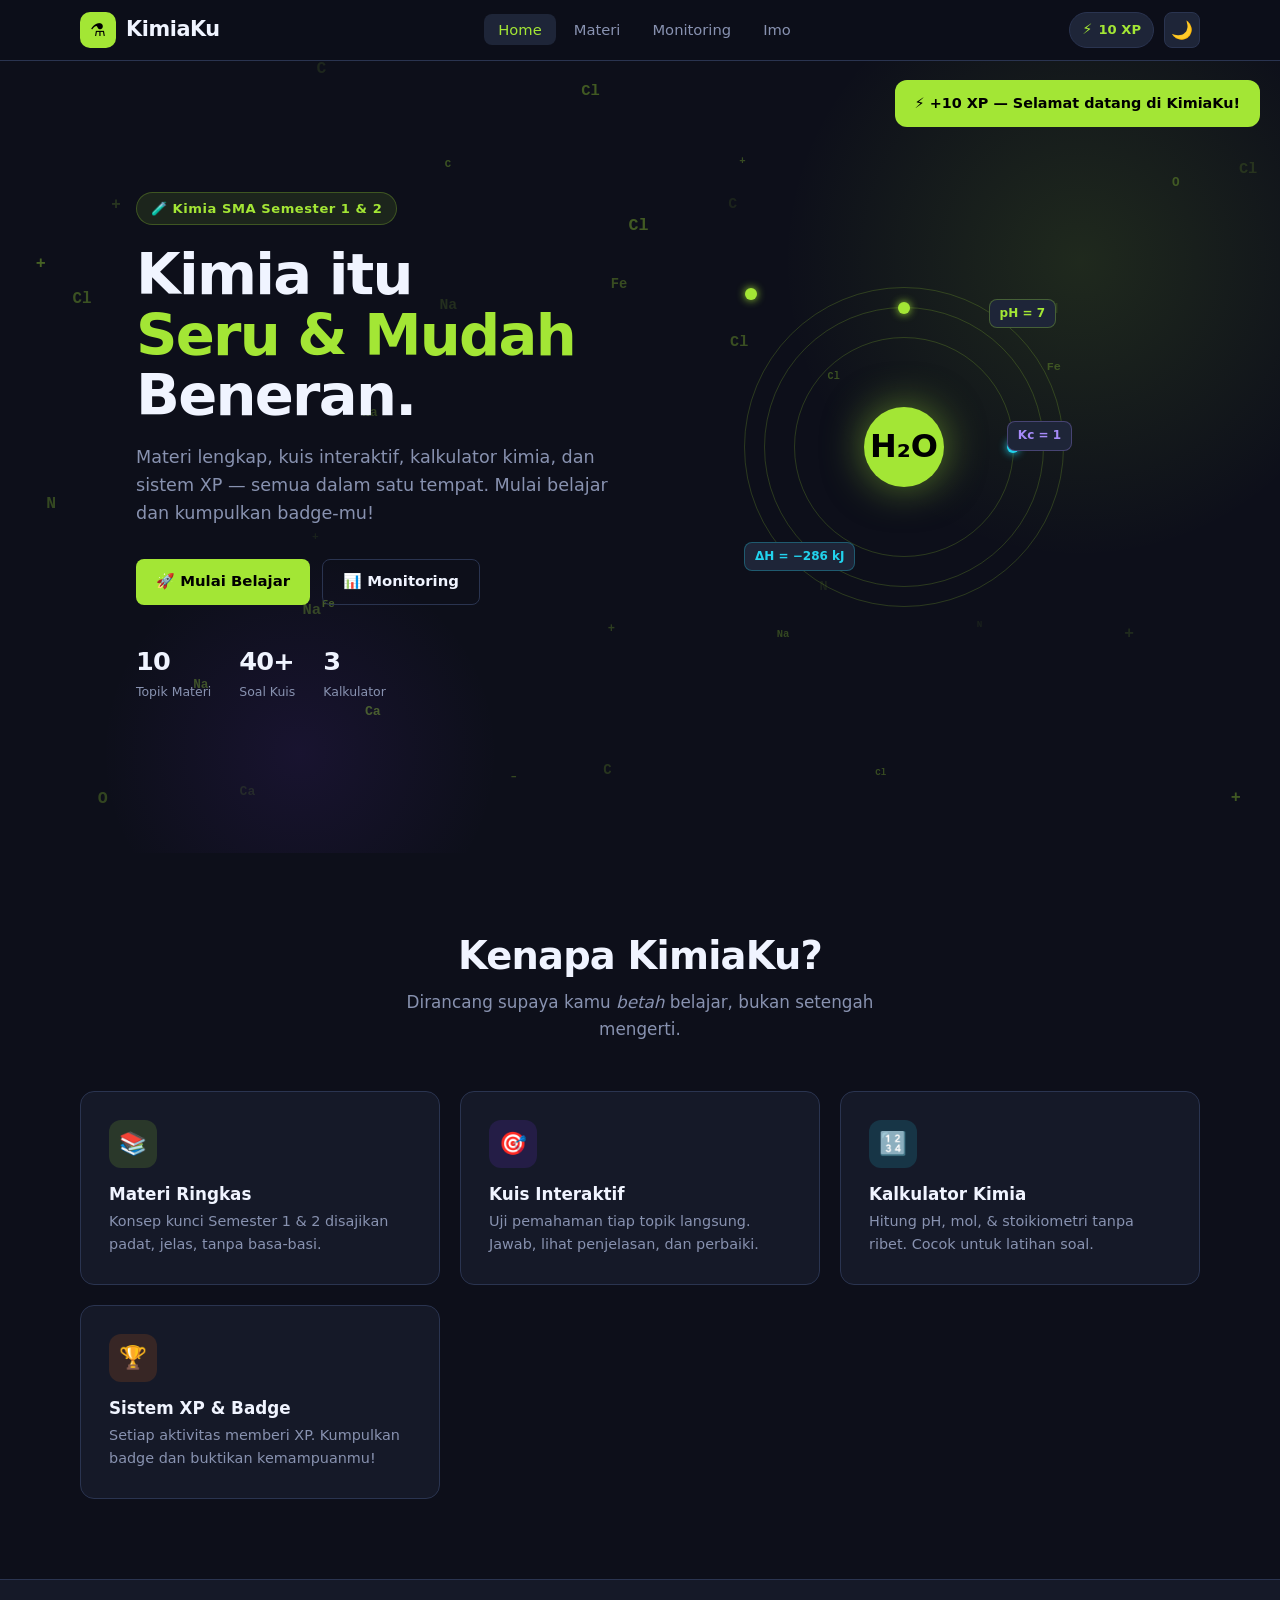
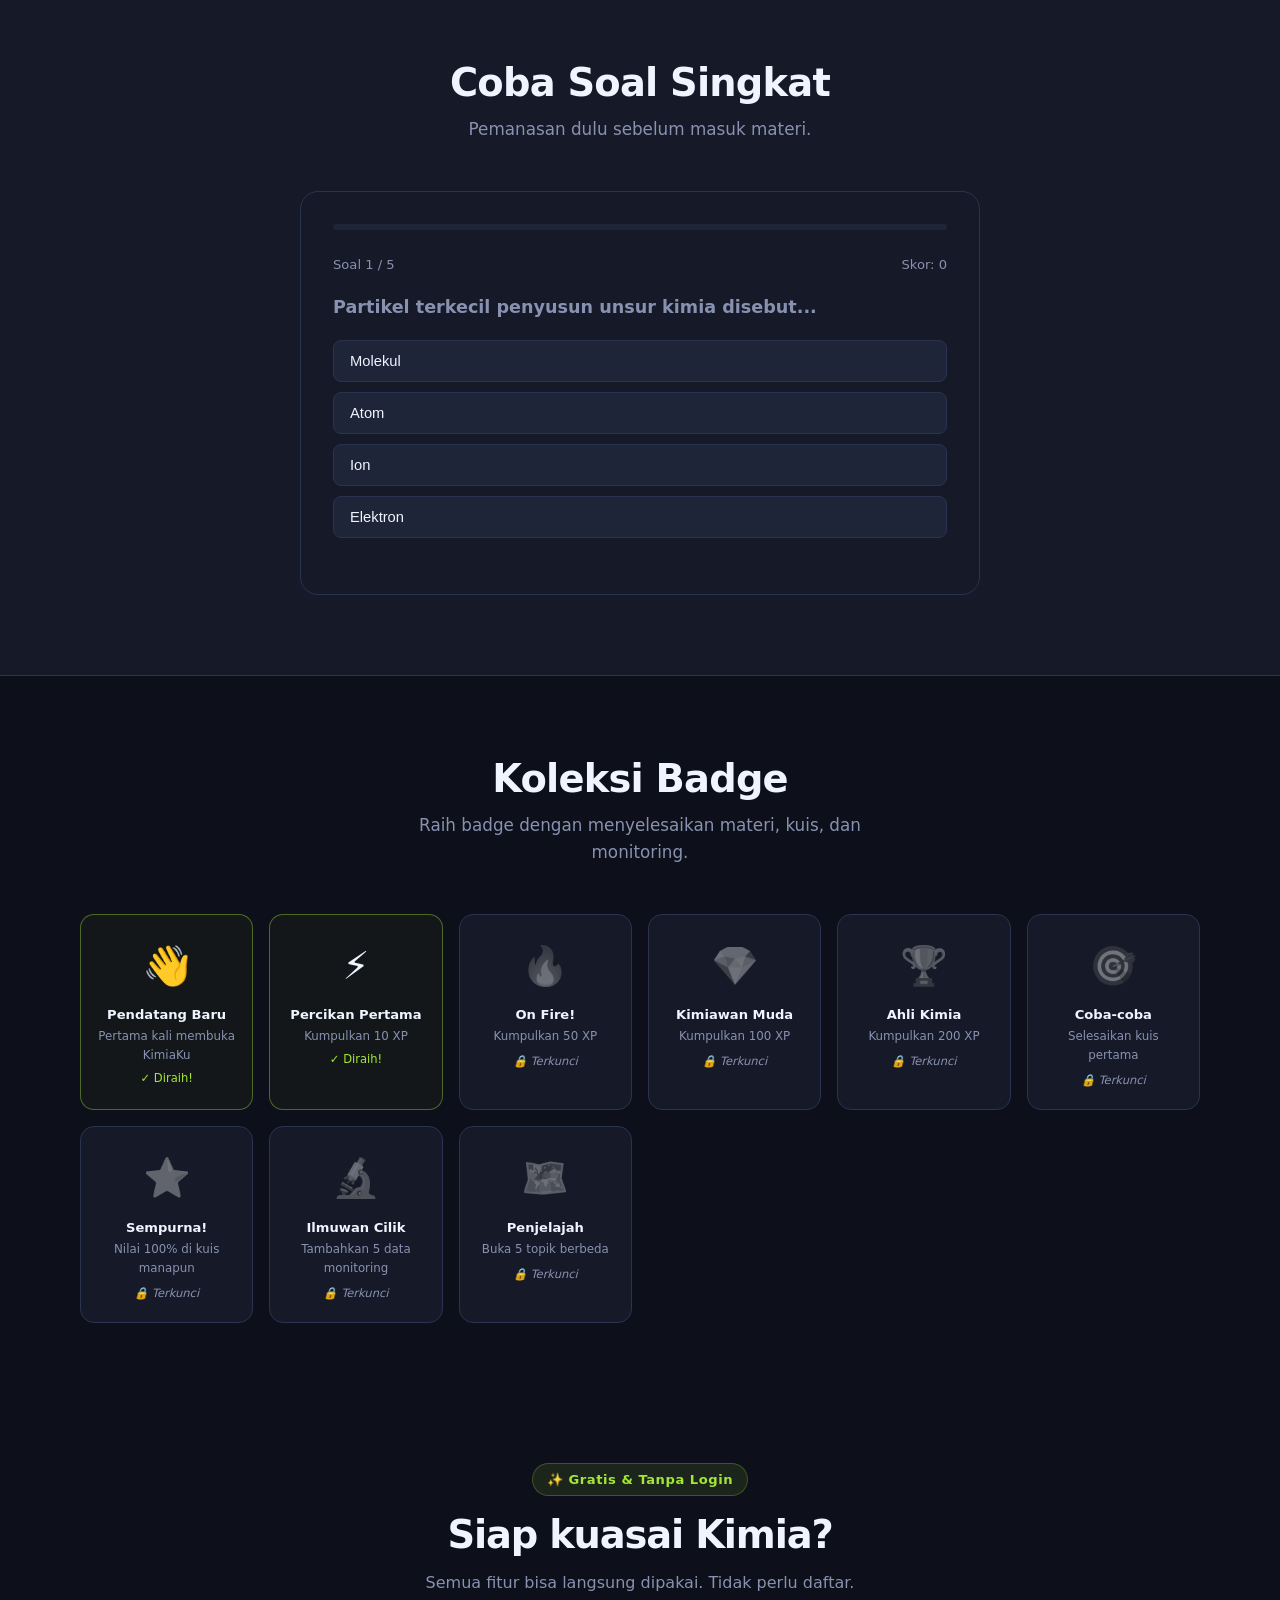
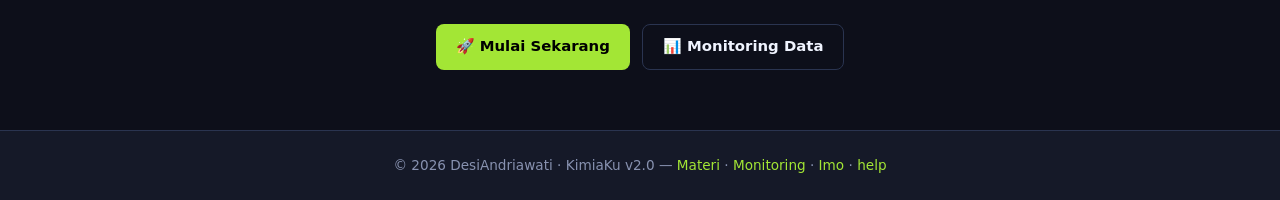
<file: index.html>
<!DOCTYPE html>
<html lang="id" data-theme="dark">
<head>
  <meta charset="UTF-8">
  <meta name="viewport" content="width=device-width, initial-scale=1.0">
  <title>KimiaKu – Belajar Kimia Seru</title>
  <link rel="stylesheet" href="styles_new.css">
  <meta name="theme-color" content="#0d0f1a">
</head>
<body>

<!-- XP Toast -->
<div class="xp-toast" id="xpToast">⚡ +10 XP — Kamu aktif belajar!</div>

<!-- NAVBAR -->
<nav class="navbar">
  <div class="container">
    <a class="nav-brand" href="index.html">
      <div class="brand-icon">⚗️</div>
      KimiaKu
    </a>
    <ul class="nav-menu" id="navMenu">
      <li><a href="index.html" class="active">Home</a></li>
      <li><a href="materi.html">Materi</a></li>
      <li><a href="monitoring.html">Monitoring</a></li>
      <li><a href="imo.html">Imo</a></li>
    </ul>
    <div class="nav-right">
      <div class="xp-chip" id="xpChip">
        <span class="xp-icon">⚡</span>
        <span id="xpDisplay">0 XP</span>
      </div>
      <button class="theme-btn" id="themeBtn" title="Toggle tema">🌙</button>
      <div class="nav-toggle" id="navToggle">
        <span></span><span></span><span></span>
      </div>
    </div>
  </div>
</nav>

<!-- HERO -->
<header class="hero">
  <div class="hero-bg">
    <canvas id="particleCanvas"></canvas>
    <div class="hero-glow"></div>
    <div class="hero-glow2"></div>
  </div>
  <div class="container">
    <div class="hero-inner">
      <div class="hero-content">
        <div class="hero-eyebrow">🧪 Kimia SMA Semester 1 &amp; 2</div>
        <h1 class="hero-title">
          Kimia itu<br>
          <span class="hl">Seru &amp; Mudah</span><br>
          Beneran.
        </h1>
        <p class="hero-desc">
          Materi lengkap, kuis interaktif, kalkulator kimia, dan sistem XP — semua dalam satu tempat. Mulai belajar dan kumpulkan badge-mu!
        </p>
        <div class="hero-actions">
          <a class="btn btn-lime" href="materi.html">🚀 Mulai Belajar</a>
          <a class="btn btn-outline" href="monitoring.html">📊 Monitoring</a>
        </div>
        <div class="hero-stats">
          <div class="hero-stat"><div class="val">10</div><div class="lbl">Topik Materi</div></div>
          <div class="hero-stat"><div class="val">40+</div><div class="lbl">Soal Kuis</div></div>
          <div class="hero-stat"><div class="val">3</div><div class="lbl">Kalkulator</div></div>
        </div>
      </div>
      <div class="hero-visual">
        <div class="molecule-wrap">
          <div class="orbit"><div class="electron"></div></div>
          <div class="orbit"><div class="electron"></div></div>
          <div class="orbit"><div class="electron"></div></div>
          <div class="molecule-core">H₂O</div>
          <span class="atom-label" style="top:12px;right:8px">pH = 7</span>
          <span class="atom-label" style="bottom:36px;left:0px">ΔH = −286 kJ</span>
          <span class="atom-label" style="top:42%;right:-8px">Kc = 1</span>
        </div>
      </div>
    </div>
  </div>
</header>

<!-- FEATURES -->
<section class="section highlights-section">
  <div class="container">
    <div class="section-header">
      <h2>Kenapa KimiaKu?</h2>
      <p>Dirancang supaya kamu <em>betah</em> belajar, bukan setengah mengerti.</p>
    </div>
    <div class="features-grid">
      <div class="feat-card lime reveal">
        <div class="feat-icon lime">📚</div>
        <h3>Materi Ringkas</h3>
        <p>Konsep kunci Semester 1 &amp; 2 disajikan padat, jelas, tanpa basa-basi.</p>
      </div>
      <div class="feat-card violet reveal">
        <div class="feat-icon violet">🎯</div>
        <h3>Kuis Interaktif</h3>
        <p>Uji pemahaman tiap topik langsung. Jawab, lihat penjelasan, dan perbaiki.</p>
      </div>
      <div class="feat-card cyan reveal">
        <div class="feat-icon cyan">🔢</div>
        <h3>Kalkulator Kimia</h3>
        <p>Hitung pH, mol, &amp; stoikiometri tanpa ribet. Cocok untuk latihan soal.</p>
      </div>
      <div class="feat-card orange reveal">
        <div class="feat-icon orange">🏆</div>
        <h3>Sistem XP &amp; Badge</h3>
        <p>Setiap aktivitas memberi XP. Kumpulkan badge dan buktikan kemampuanmu!</p>
      </div>
    </div>
  </div>
</section>

<!-- QUICK QUIZ TEASER -->
<section class="section quiz-section" style="background:var(--bg2); border-top:1px solid var(--border); border-bottom:1px solid var(--border);">
  <div class="container">
    <div class="section-header">
      <h2>Coba Soal Singkat</h2>
      <p>Pemanasan dulu sebelum masuk materi.</p>
    </div>
    <div class="quiz-container" id="homeQuiz">
      <div class="quiz-progress-bar"><div class="quiz-progress-fill" id="hqProgressFill" style="width:0%"></div></div>
      <div class="quiz-meta">
        <span id="hqLabel">Soal 1 / 5</span>
        <span id="hqScore">Skor: 0</span>
      </div>
      <div id="hqBody">
        <p class="quiz-q" id="hqQ"></p>
        <div class="quiz-options" id="hqOptions"></div>
        <div class="quiz-feedback" id="hqFeedback"></div>
        <button class="btn btn-lime btn-full" id="hqNext" style="display:none">Soal berikutnya →</button>
      </div>
      <div class="quiz-score-screen" id="hqScore-screen">
        <div class="score-ring">
          <div class="score-num" id="hqFinalScore">0</div>
          <div class="score-lbl">/ 5</div>
        </div>
        <h3 style="margin-bottom:8px" id="hqVerdict"></h3>
        <p style="margin-bottom:20px">Kamu mendapat <strong id="hqXpEarned" style="color:var(--lime)">0 XP</strong> dari kuis ini!</p>
        <div style="display:flex;gap:10px;justify-content:center;flex-wrap:wrap">
          <button class="btn btn-lime" id="hqRestart">Ulangi Kuis</button>
          <a class="btn btn-outline" href="materi.html">Pelajari Materi →</a>
        </div>
      </div>
    </div>
  </div>
</section>

<!-- BADGES PREVIEW -->
<section class="section badges-section">
  <div class="container">
    <div class="section-header">
      <h2>Koleksi Badge</h2>
      <p>Raih badge dengan menyelesaikan materi, kuis, dan monitoring.</p>
    </div>
    <div class="badges-grid" id="badgesGrid">
      <!-- filled by JS -->
    </div>
  </div>
</section>

<!-- CTA -->
<section class="section" style="text-align:center; padding:60px 0;">
  <div class="container">
    <div class="hero-eyebrow" style="margin:0 auto 16px; width:fit-content">✨ Gratis &amp; Tanpa Login</div>
    <h2 style="font-size:clamp(1.8rem,3vw,2.4rem); font-weight:900; letter-spacing:-.03em; margin-bottom:12px">Siap kuasai Kimia?</h2>
    <p style="margin-bottom:28px">Semua fitur bisa langsung dipakai. Tidak perlu daftar.</p>
    <div style="display:flex;gap:12px;justify-content:center;flex-wrap:wrap">
      <a class="btn btn-lime" href="materi.html">🚀 Mulai Sekarang</a>
      <a class="btn btn-outline" href="monitoring.html">📊 Monitoring Data</a>
    </div>
  </div>
</section>

<footer class="site-footer">
  <div class="container">© 2026 DesiAndriawati · KimiaKu v2.0 — <a href="materi.html">Materi</a> · <a href="monitoring.html">Monitoring</a> · <a href="imo.html">Imo</a> · <a href="mailto:thomasarden34@gmail.com">help</a></div>
</footer>

<script src="script_new.js"></script>
</body>
</html>
</file>
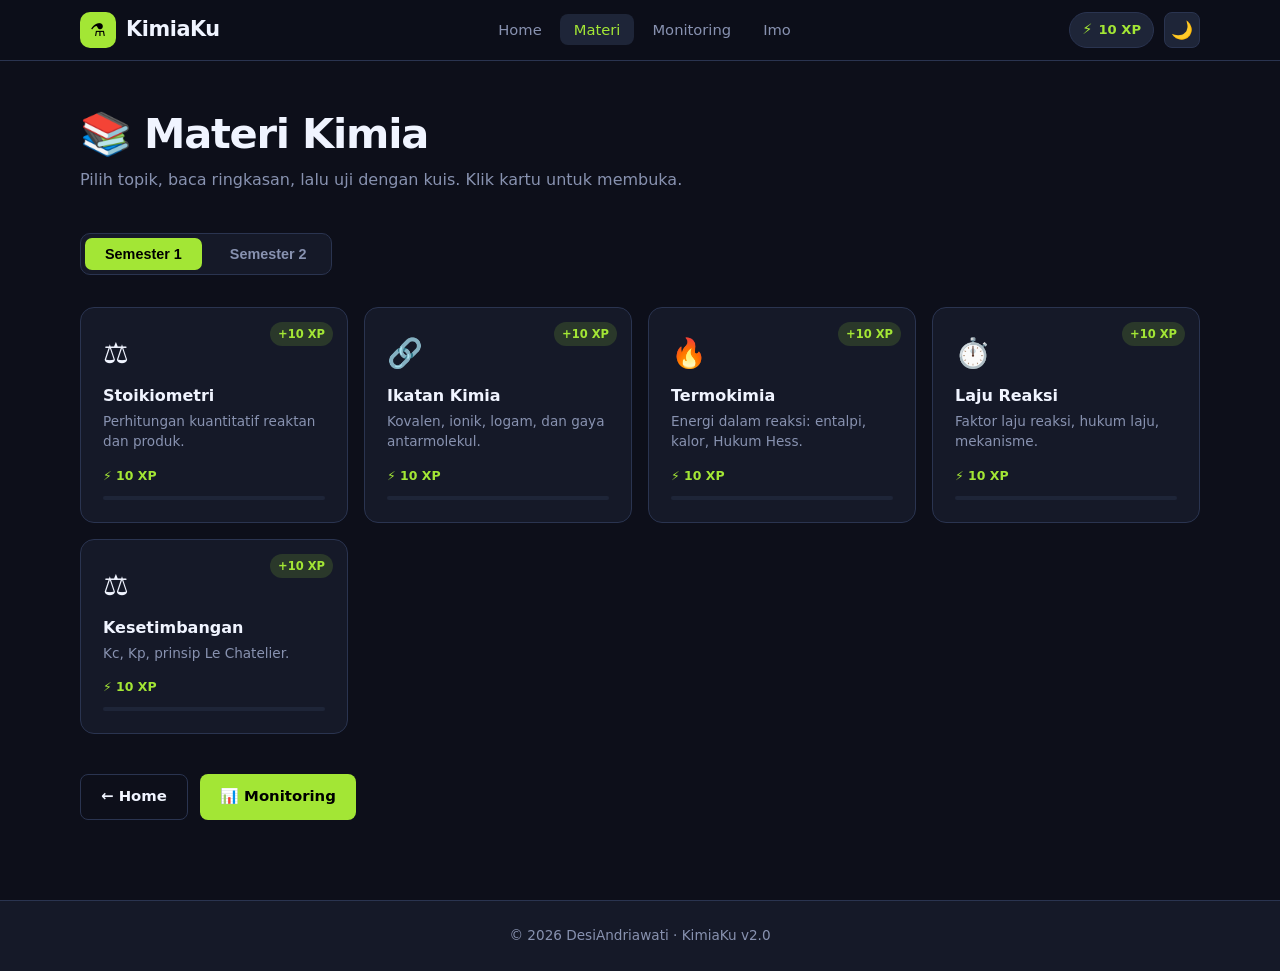
<file: materi.html>
<!DOCTYPE html>
<html lang="id" data-theme="dark">
<head>
  <meta charset="UTF-8">
  <meta name="viewport" content="width=device-width, initial-scale=1.0">
  <title>Materi – KimiaKu</title>
  <link rel="stylesheet" href="styles_new.css">
</head>
<body>

<div class="xp-toast" id="xpToast">⚡ +10 XP</div>

<nav class="navbar">
  <div class="container">
    <a class="nav-brand" href="index_new.html">
      <div class="brand-icon">⚗️</div>KimiaKu
    </a>
    <ul class="nav-menu" id="navMenu">
      <li><a href="index.html">Home</a></li>
      <li><a href="materi.html" class="active">Materi</a></li>
      <li><a href="monitoring.html">Monitoring</a></li>
      <li><a href="imo.html">Imo</a></li>
    </ul>
    <div class="nav-right">
      <div class="xp-chip" id="xpChip"><span class="xp-icon">⚡</span><span id="xpDisplay">0 XP</span></div>
      <button class="theme-btn" id="themeBtn">🌙</button>
      <div class="nav-toggle" id="navToggle"><span></span><span></span><span></span></div>
    </div>
  </div>
</nav>

<!-- TOPIC MODAL -->
<div class="modal-overlay" id="topicModal">
  <div class="modal-box">
    <button class="modal-close" id="modalClose">✕</button>
    <div class="modal-tag" id="modalTag">Semester 1</div>
    <h2 id="modalTitle">Stoikiometri</h2>
    <p class="modal-desc" id="modalDesc"></p>
    <div class="modal-content-body" id="modalBody"></div>
    <div class="modal-actions">
      <a class="btn btn-lime" id="modalExtLink" href="#" target="_blank" rel="noopener">📖 Buka Materi Lengkap</a>
      <button class="btn btn-violet" id="modalQuizBtn">🎯 Kuis Topik Ini</button>
    </div>
  </div>
</div>

<!-- QUIZ MODAL -->
<div class="modal-overlay" id="quizModal">
  <div class="modal-box" style="max-width:600px">
    <button class="modal-close" id="quizModalClose">✕</button>
    <div class="modal-tag" id="qmTag">Kuis</div>
    <h2 id="qmTitle" style="margin-bottom:20px">Stoikiometri</h2>
    <div id="quizModalBody">
      <div class="quiz-progress-bar"><div class="quiz-progress-fill" id="qmProgress" style="width:0%"></div></div>
      <div class="quiz-meta"><span id="qmLabel">Soal 1</span><span id="qmScore">Skor: 0</span></div>
      <p class="quiz-q" id="qmQ"></p>
      <div class="quiz-options" id="qmOptions"></div>
      <div class="quiz-feedback" id="qmFeedback"></div>
      <button class="btn btn-lime btn-full" id="qmNext" style="display:none">Soal berikutnya →</button>
    </div>
    <div class="quiz-score-screen" id="qmScoreScreen">
      <div class="score-ring">
        <div class="score-num" id="qmFinalScore">0</div>
        <div class="score-lbl" id="qmTotal">/ 5</div>
      </div>
      <h3 style="margin-bottom:8px" id="qmVerdict"></h3>
      <p style="margin-bottom:20px">Kamu mendapat <strong id="qmXp" style="color:var(--lime)">0 XP</strong>!</p>
      <div style="display:flex;gap:10px;justify-content:center;flex-wrap:wrap">
        <button class="btn btn-lime" id="qmRestart">Ulangi</button>
        <button class="btn btn-outline" id="qmClose2">Tutup</button>
      </div>
    </div>
  </div>
</div>

<main class="container page">
  <div class="page-header">
    <h1>📚 Materi Kimia</h1>
    <p style="color:var(--sub)">Pilih topik, baca ringkasan, lalu uji dengan kuis. Klik kartu untuk membuka.</p>
  </div>

  <!-- Semester Tabs -->
  <div class="semester-tabs">
    <button class="tab-btn active" data-tab="sem1">Semester 1</button>
    <button class="tab-btn" data-tab="sem2">Semester 2</button>
  </div>

  <!-- Semester 1 -->
  <div id="sem1" class="tab-panel">
    <div class="topics-grid" id="topicsGrid1"></div>
  </div>
  <!-- Semester 2 -->
  <div id="sem2" class="tab-panel" style="display:none">
    <div class="topics-grid" id="topicsGrid2"></div>
  </div>

  <div style="margin-top:40px; display:flex; gap:12px; flex-wrap:wrap">
    <a class="btn btn-outline" href="index_new.html">← Home</a>
    <a class="btn btn-lime" href="monitoring_new.html">📊 Monitoring</a>
  </div>
</main>

<footer class="site-footer">
  <div class="container">© 2026 DesiAndriawati · KimiaKu v2.0</div>
</footer>

<script src="script_new.js"></script>
</body>
</html>
</file>
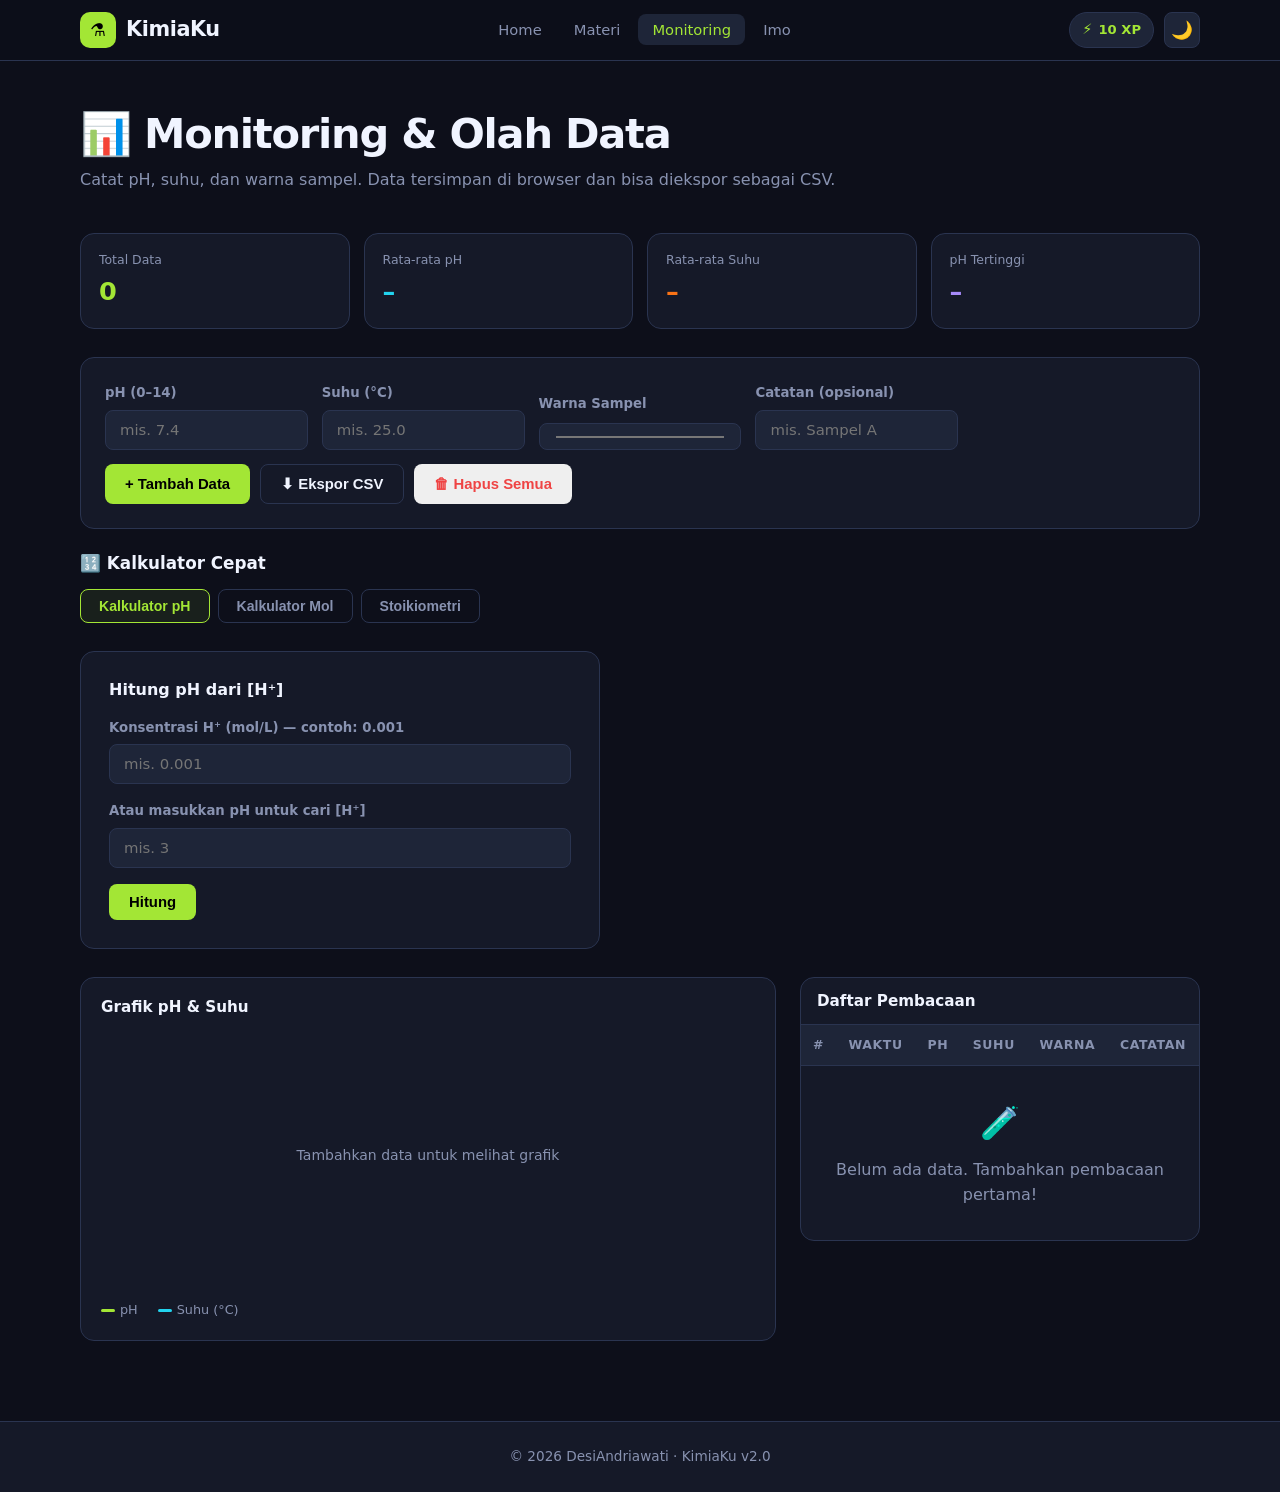
<file: monitoring.html>
<!DOCTYPE html>
<html lang="id" data-theme="dark">
<head>
  <meta charset="UTF-8">
  <meta name="viewport" content="width=device-width, initial-scale=1.0">
  <title>Monitoring KimiaKu</title>
  <link rel="stylesheet" href="styles_new.css">
</head>
<body>

<div class="xp-toast" id="xpToast">⚡ +5 XP — Data tersimpan!</div>

<nav class="navbar">
  <div class="container">
    <a class="nav-brand" href="index_new.html">
      <div class="brand-icon">⚗️</div>KimiaKu
    </a>
    <ul class="nav-menu" id="navMenu">
      <li><a href="index.html">Home</a></li>
      <li><a href="materi.html">Materi</a></li>
      <li><a href="monitoring.html" class="active">Monitoring</a></li>
      <li><a href="imo.html">Imo</a></li>
    </ul>
    <div class="nav-right">
      <div class="xp-chip" id="xpChip"><span class="xp-icon">⚡</span><span id="xpDisplay">0 XP</span></div>
      <button class="theme-btn" id="themeBtn">🌙</button>
      <div class="nav-toggle" id="navToggle"><span></span><span></span><span></span></div>
    </div>
  </div>
</nav>

<main class="container page">
  <div class="page-header">
    <h1>📊 Monitoring &amp; Olah Data</h1>
    <p style="color:var(--sub)">Catat pH, suhu, dan warna sampel. Data tersimpan di browser dan bisa diekspor sebagai CSV.</p>
  </div>

  <!-- Stats Bar -->
  <div style="display:grid; grid-template-columns:repeat(auto-fit,minmax(140px,1fr)); gap:14px; margin-bottom:28px;" id="statsBar">
    <div class="feat-card" style="padding:16px 18px">
      <div style="font-size:.78rem;color:var(--sub);margin-bottom:2px">Total Data</div>
      <div style="font-size:1.6rem;font-weight:800;color:var(--lime)" id="statTotal">0</div>
    </div>
    <div class="feat-card" style="padding:16px 18px">
      <div style="font-size:.78rem;color:var(--sub);margin-bottom:2px">Rata-rata pH</div>
      <div style="font-size:1.6rem;font-weight:800;color:var(--cyan)" id="statAvgPH">–</div>
    </div>
    <div class="feat-card" style="padding:16px 18px">
      <div style="font-size:.78rem;color:var(--sub);margin-bottom:2px">Rata-rata Suhu</div>
      <div style="font-size:1.6rem;font-weight:800;color:var(--orange)" id="statAvgTemp">–</div>
    </div>
    <div class="feat-card" style="padding:16px 18px">
      <div style="font-size:.78rem;color:var(--sub);margin-bottom:2px">pH Tertinggi</div>
      <div style="font-size:1.6rem;font-weight:800;color:var(--violet-l)" id="statMaxPH">–</div>
    </div>
  </div>

  <section id="monitor-app">
    <div class="monitor-form" id="readingForm">
      <div class="form-group">
        <label>pH (0–14)</label>
        <input type="number" id="phInput" min="0" max="14" step="0.01" placeholder="mis. 7.4">
      </div>
      <div class="form-group">
        <label>Suhu (°C)</label>
        <input type="number" id="tempInput" step="0.1" placeholder="mis. 25.0">
      </div>
      <div class="form-group">
        <label>Warna Sampel</label>
        <input type="color" id="colorInput" value="#22d3ee">
      </div>
      <div class="form-group">
        <label>Catatan (opsional)</label>
        <input type="text" id="noteInput" placeholder="mis. Sampel A">
      </div>
      <div class="form-actions">
        <button class="btn btn-lime" id="addBtn">+ Tambah Data</button>
        <button class="btn btn-outline" id="exportBtn">⬇ Ekspor CSV</button>
        <button class="btn" style="color:var(--red);border-color:rgba(239,68,68,.3)" id="clearBtn">🗑 Hapus Semua</button>
      </div>
    </div>

    <!-- Kalkulator Cepat -->
    <div style="margin-bottom:28px">
      <h3 style="font-size:1.05rem;font-weight:700;margin-bottom:16px">🔢 Kalkulator Cepat</h3>
      <div class="calc-tabs">
        <button class="calc-tab active" data-panel="ph">Kalkulator pH</button>
        <button class="calc-tab" data-panel="mol">Kalkulator Mol</button>
        <button class="calc-tab" data-panel="stoi">Stoikiometri</button>
      </div>

      <div id="ph" class="calc-panel active">
        <div class="calc-box">
          <h3>Hitung pH dari [H⁺]</h3>
          <div class="form-group">
            <label>Konsentrasi H⁺ (mol/L) — contoh: 0.001</label>
            <input type="number" id="calcHInput" step="any" placeholder="mis. 0.001">
          </div>
          <div class="form-group">
            <label>Atau masukkan pH untuk cari [H⁺]</label>
            <input type="number" id="calcPHInput" step="any" min="0" max="14" placeholder="mis. 3">
          </div>
          <button class="btn btn-lime" id="calcPHBtn">Hitung</button>
          <div class="calc-result" id="calcPHResult">
            <div class="result-label">Hasil</div>
            <div class="result-value" id="calcPHVal">–</div>
            <div class="result-detail" id="calcPHDetail"></div>
          </div>
        </div>
      </div>

      <div id="mol" class="calc-panel">
        <div class="calc-box">
          <h3>Kalkulator Mol</h3>
          <div class="form-group">
            <label>Massa zat (gram)</label>
            <input type="number" id="massInput" step="any" placeholder="mis. 18">
          </div>
          <div class="form-group">
            <label>Massa molar (g/mol)</label>
            <input type="number" id="molarInput" step="any" placeholder="mis. 18 untuk H₂O">
          </div>
          <button class="btn btn-lime" id="calcMolBtn">Hitung Mol</button>
          <div class="calc-result" id="calcMolResult">
            <div class="result-label">Jumlah mol</div>
            <div class="result-value" id="calcMolVal">–</div>
            <div class="result-detail" id="calcMolDetail"></div>
          </div>
        </div>
      </div>

      <div id="stoi" class="calc-panel">
        <div class="calc-box">
          <h3>Pengenceran (M₁V₁ = M₂V₂)</h3>
          <div class="form-group">
            <label>M₁ — Molaritas awal (mol/L)</label>
            <input type="number" id="m1Input" step="any" placeholder="mis. 2">
          </div>
          <div class="form-group">
            <label>V₁ — Volume awal (mL)</label>
            <input type="number" id="v1Input" step="any" placeholder="mis. 50">
          </div>
          <div class="form-group">
            <label>V₂ — Volume akhir (mL)</label>
            <input type="number" id="v2Input" step="any" placeholder="mis. 100">
          </div>
          <button class="btn btn-lime" id="calcStoiBtn">Hitung M₂</button>
          <div class="calc-result" id="calcStoiResult">
            <div class="result-label">M₂ (Molaritas akhir)</div>
            <div class="result-value" id="calcStoiVal">–</div>
            <div class="result-detail" id="calcStoiDetail"></div>
          </div>
        </div>
      </div>
    </div>

    <div class="monitor-grid">
      <div class="chart-wrap">
        <h4>Grafik pH &amp; Suhu</h4>
        <canvas id="chartCanvas" height="260"></canvas>
        <div style="display:flex;gap:20px;margin-top:10px;font-size:.8rem;color:var(--sub)">
          <span><span style="display:inline-block;width:14px;height:3px;background:#a3e635;border-radius:2px;vertical-align:middle;margin-right:5px"></span>pH</span>
          <span><span style="display:inline-block;width:14px;height:3px;background:#22d3ee;border-radius:2px;vertical-align:middle;margin-right:5px"></span>Suhu (°C)</span>
        </div>
      </div>
      <div class="table-wrap">
        <h4>Daftar Pembacaan</h4>
        <div style="overflow-x:auto">
          <table id="readingsTable" class="readings-table">
            <thead>
              <tr><th>#</th><th>Waktu</th><th>pH</th><th>Suhu</th><th>Warna</th><th>Catatan</th></tr>
            </thead>
            <tbody></tbody>
          </table>
        </div>
        <div id="emptyState" style="text-align:center;padding:32px;color:var(--sub);display:none">
          <div style="font-size:2rem;margin-bottom:8px">🧪</div>
          <p>Belum ada data. Tambahkan pembacaan pertama!</p>
        </div>
      </div>
    </div>
  </section>
</main>

<footer class="site-footer">
  <div class="container">© 2026 DesiAndriawati · KimiaKu v2.0</div>
</footer>

<script src="script_new.js"></script>
</body>
</html>
</file>
<file: styles_new.css>
/* ===== RESET & TOKENS ===== */
*, *::before, *::after { margin:0; padding:0; box-sizing:border-box; }

:root {
  --bg:        #0d0f1a;
  --bg2:       #151928;
  --surface:   #1e2538;
  --surface2:  #252d42;
  --border:    #2a3450;
  --text:      #f0f4ff;
  --sub:       #8892b0;
  --lime:      #a3e635;
  --lime-dark: #84cc16;
  --violet:    #7c3aed;
  --violet-l:  #a78bfa;
  --cyan:      #22d3ee;
  --orange:    #f97316;
  --red:       #ef4444;
  --green:     #22c55e;
  --shadow:    0 4px 24px rgba(0,0,0,.4);
  --shadow-lg: 0 12px 48px rgba(0,0,0,.6);
  --radius:    14px;
  --radius-sm: 8px;
  --trans:     all .25s ease;
}

[data-theme="light"] {
  --bg:       #f4f7ff;
  --bg2:      #eef1fa;
  --surface:  #ffffff;
  --surface2: #f0f4ff;
  --border:   #d1d9f0;
  --text:     #0f1120;
  --sub:      #4a5568;
  --shadow:   0 4px 24px rgba(30,37,88,.1);
  --shadow-lg:0 12px 48px rgba(30,37,88,.15);
}

html { scroll-behavior: smooth; }

body {
  font-family: system-ui, -apple-system, 'Segoe UI', sans-serif;
  background: var(--bg);
  color: var(--text);
  line-height: 1.6;
  transition: background .3s, color .3s;
}

h1,h2,h3,h4 { line-height: 1.2; }
p { color: var(--sub); }
a { text-decoration: none; color: inherit; }

.container {
  max-width: 1160px;
  margin: 0 auto;
  padding: 0 20px;
}

/* ===== NAVBAR ===== */
.navbar {
  position: sticky;
  top: 0;
  z-index: 999;
  background: rgba(13,15,26,.85);
  backdrop-filter: blur(16px);
  border-bottom: 1px solid var(--border);
  transition: var(--trans);
}
[data-theme="light"] .navbar {
  background: rgba(244,247,255,.9);
}
.navbar .container {
  display: flex;
  align-items: center;
  justify-content: space-between;
  gap: 16px;
  padding-top: 12px;
  padding-bottom: 12px;
  position: relative;
}
.nav-brand {
  display: flex;
  align-items: center;
  gap: 10px;
  font-size: 1.3rem;
  font-weight: 800;
  letter-spacing: -.02em;
  color: var(--text);
}
.nav-brand .brand-icon {
  width: 36px; height: 36px;
  background: var(--lime);
  border-radius: 10px;
  display: flex; align-items: center; justify-content: center;
  font-size: 1.1rem;
  color: #000;
  flex-shrink: 0;
}
.nav-menu {
  display: flex;
  list-style: none;
  gap: 4px;
  align-items: center;
}
.nav-menu a {
  padding: 7px 14px;
  border-radius: 8px;
  font-size: .92rem;
  font-weight: 500;
  color: var(--sub);
  transition: var(--trans);
}
.nav-menu a:hover, .nav-menu a.active {
  background: var(--surface);
  color: var(--text);
}
.nav-menu a.active { color: var(--lime); }

.nav-right {
  display: flex;
  align-items: center;
  gap: 10px;
}
.xp-chip {
  display: flex;
  align-items: center;
  gap: 6px;
  background: var(--surface);
  border: 1px solid var(--border);
  border-radius: 20px;
  padding: 5px 12px;
  font-size: .82rem;
  font-weight: 700;
  color: var(--lime);
  cursor: default;
  user-select: none;
}
.xp-chip .xp-icon { font-size: .9rem; }
.theme-btn {
  width: 36px; height: 36px;
  background: var(--surface);
  border: 1px solid var(--border);
  border-radius: 8px;
  cursor: pointer;
  font-size: 1.1rem;
  display: flex; align-items: center; justify-content: center;
  transition: var(--trans);
  color: var(--text);
}
.theme-btn:hover { background: var(--surface2); }

.nav-toggle {
  display: none;
  flex-direction: column;
  gap: 5px;
  cursor: pointer;
  padding: 4px;
}
.nav-toggle span {
  width: 24px; height: 2px;
  background: var(--text);
  border-radius: 2px;
  transition: var(--trans);
  display: block;
}

/* ===== BUTTONS ===== */
.btn {
  display: inline-flex;
  align-items: center;
  gap: 8px;
  padding: 10px 20px;
  border-radius: var(--radius-sm);
  font-size: .93rem;
  font-weight: 600;
  cursor: pointer;
  transition: var(--trans);
  border: none;
  outline: none;
  text-decoration: none;
}
.btn-lime {
  background: var(--lime);
  color: #000;
}
.btn-lime:hover { background: var(--lime-dark); transform: translateY(-2px); box-shadow: 0 8px 20px rgba(163,230,53,.3); }
.btn-outline {
  background: transparent;
  border: 1.5px solid var(--border);
  color: var(--text);
}
.btn-outline:hover { border-color: var(--lime); color: var(--lime); transform: translateY(-2px); }
.btn-violet {
  background: var(--violet);
  color: #fff;
}
.btn-violet:hover { opacity: .88; transform: translateY(-2px); }
.btn-sm { padding: 7px 14px; font-size: .83rem; }
.btn-full { width: 100%; justify-content: center; }

/* ===== HERO ===== */
.hero {
  min-height: 88vh;
  display: flex;
  align-items: center;
  position: relative;
  overflow: hidden;
  padding: 60px 0 80px;
}
.hero-bg {
  position: absolute; inset: 0; z-index: 0;
  overflow: hidden;
}
#particleCanvas {
  position: absolute; inset: 0; width: 100%; height: 100%;
}
.hero-glow {
  position: absolute;
  width: 600px; height: 600px;
  background: radial-gradient(circle, rgba(163,230,53,.12) 0%, transparent 70%);
  top: -100px; right: -100px;
  pointer-events: none;
}
.hero-glow2 {
  position: absolute;
  width: 400px; height: 400px;
  background: radial-gradient(circle, rgba(124,58,237,.1) 0%, transparent 70%);
  bottom: -100px; left: 100px;
  pointer-events: none;
}
.hero .container { position: relative; z-index: 1; }
.hero-inner {
  display: grid;
  grid-template-columns: 1fr 1fr;
  gap: 48px;
  align-items: center;
}
.hero-eyebrow {
  display: inline-flex;
  align-items: center;
  gap: 8px;
  background: rgba(163,230,53,.1);
  border: 1px solid rgba(163,230,53,.25);
  border-radius: 20px;
  padding: 5px 14px;
  font-size: .82rem;
  font-weight: 600;
  color: var(--lime);
  margin-bottom: 20px;
  letter-spacing: .04em;
}
.hero-title {
  font-size: clamp(2.4rem, 5vw, 3.6rem);
  font-weight: 900;
  letter-spacing: -.03em;
  margin-bottom: 16px;
  line-height: 1.05;
}
.hero-title .hl { color: var(--lime); }
.hero-desc {
  font-size: 1.1rem;
  color: var(--sub);
  margin-bottom: 32px;
  max-width: 480px;
}
.hero-actions { display: flex; gap: 12px; flex-wrap: wrap; }
.hero-stats {
  display: flex;
  gap: 28px;
  margin-top: 36px;
  flex-wrap: wrap;
}
.hero-stat { text-align: left; }
.hero-stat .val {
  font-size: 1.6rem;
  font-weight: 800;
  color: var(--text);
  letter-spacing: -.03em;
}
.hero-stat .lbl { font-size: .78rem; color: var(--sub); }

/* Floating molecule display */
.hero-visual {
  display: flex;
  justify-content: center;
  align-items: center;
}
.molecule-wrap {
  position: relative;
  width: 320px; height: 320px;
}
.molecule-core {
  position: absolute;
  inset: 50%; transform: translate(-50%,-50%);
  width: 80px; height: 80px;
  background: var(--lime);
  border-radius: 50%;
  display: flex; align-items: center; justify-content: center;
  font-size: 2rem;
  font-weight: 900;
  color: #000;
  box-shadow: 0 0 40px rgba(163,230,53,.5);
  animation: pulse 3s ease-in-out infinite;
  z-index: 2;
}
.orbit {
  position: absolute;
  inset: 0;
  border: 1.5px solid rgba(163,230,53,.2);
  border-radius: 50%;
  animation: spin linear infinite;
}
.orbit:nth-child(2) { inset: 20px; animation-duration: 6s; }
.orbit:nth-child(3) { inset: 50px; animation-duration: 10s; animation-direction: reverse; }
.orbit:nth-child(4) { inset: 80px; animation-duration: 15s; }
.electron {
  position: absolute;
  width: 12px; height: 12px;
  background: var(--lime);
  border-radius: 50%;
  box-shadow: 0 0 8px var(--lime);
}
.orbit:nth-child(2) .electron { top: -6px; left: calc(50% - 6px); }
.orbit:nth-child(3) .electron { top: calc(50% - 6px); right: -6px; background: var(--cyan); box-shadow: 0 0 8px var(--cyan); }
.orbit:nth-child(4) .electron { bottom: -6px; left: calc(50% - 6px); background: var(--violet-l); box-shadow: 0 0 8px var(--violet-l); }
.atom-label {
  position: absolute;
  background: var(--surface);
  border: 1px solid var(--border);
  border-radius: 8px;
  padding: 4px 10px;
  font-size: .75rem;
  font-weight: 700;
  white-space: nowrap;
}
.atom-label:nth-of-type(1) { top: 10px; right: 10px; color: var(--lime); border-color: rgba(163,230,53,.3); }
.atom-label:nth-of-type(2) { bottom: 40px; left: 0px; color: var(--cyan); border-color: rgba(34,211,238,.3); }
.atom-label:nth-of-type(3) { top: 40%; right: -10px; color: var(--violet-l); border-color: rgba(167,139,250,.3); }

/* ===== SECTION BASE ===== */
.section { padding: 80px 0; }
.section-header { text-align: center; margin-bottom: 48px; }
.section-header h2 {
  font-size: clamp(1.8rem, 3vw, 2.4rem);
  font-weight: 800;
  letter-spacing: -.02em;
  margin-bottom: 10px;
}
.section-header p { font-size: 1.05rem; max-width: 520px; margin: 0 auto; }

/* ===== FEATURE CARDS (home) ===== */
.features-grid {
  display: grid;
  grid-template-columns: repeat(auto-fit, minmax(280px, 1fr));
  gap: 20px;
}
.feat-card {
  background: var(--bg2);
  border: 1px solid var(--border);
  border-radius: var(--radius);
  padding: 28px;
  transition: var(--trans);
  position: relative;
  overflow: hidden;
}
.feat-card::before {
  content: '';
  position: absolute;
  top: 0; left: 0; right: 0;
  height: 3px;
  border-radius: var(--radius) var(--radius) 0 0;
  opacity: 0;
  transition: var(--trans);
}
.feat-card:hover { border-color: transparent; box-shadow: var(--shadow-lg); transform: translateY(-4px); }
.feat-card:hover::before { opacity: 1; }
.feat-card.lime::before { background: var(--lime); }
.feat-card.violet::before { background: var(--violet-l); }
.feat-card.cyan::before { background: var(--cyan); }
.feat-card.orange::before { background: var(--orange); }
.feat-icon {
  width: 48px; height: 48px;
  border-radius: 12px;
  display: flex; align-items: center; justify-content: center;
  font-size: 1.4rem;
  margin-bottom: 16px;
}
.feat-icon.lime { background: rgba(163,230,53,.15); color: var(--lime); }
.feat-icon.violet { background: rgba(124,58,237,.15); color: var(--violet-l); }
.feat-icon.cyan { background: rgba(34,211,238,.15); color: var(--cyan); }
.feat-icon.orange { background: rgba(249,115,22,.15); color: var(--orange); }
.feat-card h3 { font-size: 1.05rem; font-weight: 700; margin-bottom: 6px; }
.feat-card p { font-size: .9rem; }

/* ===== TOPICS / MATERI ===== */
.semester-tabs {
  display: flex;
  gap: 8px;
  margin-bottom: 32px;
  background: var(--bg2);
  border: 1px solid var(--border);
  border-radius: 10px;
  padding: 4px;
  width: fit-content;
}
.tab-btn {
  padding: 8px 20px;
  border-radius: 7px;
  font-size: .9rem;
  font-weight: 600;
  background: transparent;
  border: none;
  color: var(--sub);
  cursor: pointer;
  transition: var(--trans);
}
.tab-btn.active {
  background: var(--lime);
  color: #000;
}
.topics-grid {
  display: grid;
  grid-template-columns: repeat(auto-fit, minmax(240px,1fr));
  gap: 16px;
}
.topic-card {
  background: var(--bg2);
  border: 1px solid var(--border);
  border-radius: var(--radius);
  padding: 22px;
  cursor: pointer;
  transition: var(--trans);
  position: relative;
  overflow: hidden;
}
.topic-card:hover { border-color: var(--lime); transform: translateY(-4px); box-shadow: var(--shadow); }
.topic-card.done { border-color: rgba(163,230,53,.4); }
.topic-badge {
  position: absolute; top: 14px; right: 14px;
  font-size: .72rem; font-weight: 700;
  padding: 3px 8px; border-radius: 20px;
  background: rgba(163,230,53,.15); color: var(--lime);
}
.topic-badge.done-badge { background: rgba(34,197,94,.15); color: var(--green); }
.topic-icon { font-size: 1.8rem; margin-bottom: 10px; }
.topic-card h3 { font-size: 1rem; font-weight: 700; margin-bottom: 6px; }
.topic-card p { font-size: .85rem; line-height: 1.5; margin-bottom: 14px; }
.topic-xp {
  display: flex; align-items: center; gap: 6px;
  font-size: .78rem; font-weight: 700; color: var(--lime);
}
.topic-progress {
  height: 4px;
  background: var(--surface);
  border-radius: 4px;
  margin-top: 10px;
  overflow: hidden;
}
.topic-progress-fill {
  height: 100%;
  background: var(--lime);
  border-radius: 4px;
  transition: width .6s ease;
}

/* ===== MODAL ===== */
.modal-overlay {
  display: none;
  position: fixed; inset: 0; z-index: 2000;
  background: rgba(0,0,0,.7);
  backdrop-filter: blur(8px);
  align-items: center; justify-content: center;
  padding: 20px;
}
.modal-overlay.open { display: flex; animation: fadeIn .2s ease; }
.modal-box {
  background: var(--bg2);
  border: 1px solid var(--border);
  border-radius: 18px;
  padding: 32px;
  width: 100%;
  max-width: 540px;
  max-height: 85vh;
  overflow-y: auto;
  animation: slideUp .25s ease;
  position: relative;
}
.modal-close {
  position: absolute; top: 16px; right: 16px;
  width: 32px; height: 32px;
  background: var(--surface); border: 1px solid var(--border);
  border-radius: 8px;
  cursor: pointer; font-size: 1rem;
  display: flex; align-items: center; justify-content: center;
  color: var(--sub); transition: var(--trans);
}
.modal-close:hover { color: var(--text); background: var(--surface2); }
.modal-tag {
  font-size: .75rem; font-weight: 700; letter-spacing: .08em;
  color: var(--lime); text-transform: uppercase; margin-bottom: 8px;
}
.modal-box h2 { font-size: 1.5rem; font-weight: 800; margin-bottom: 6px; }
.modal-box .modal-desc { margin-bottom: 20px; font-size: .95rem; }
.modal-content-body { margin-bottom: 24px; }
.modal-content-body h4 { font-size: .95rem; font-weight: 700; margin: 16px 0 8px; color: var(--text); }
.modal-content-body ul {
  padding-left: 18px;
}
.modal-content-body li {
  font-size: .9rem; color: var(--sub);
  margin-bottom: 6px;
}
.modal-content-body .formula-box {
  background: var(--surface);
  border: 1px solid var(--border);
  border-radius: var(--radius-sm);
  padding: 14px 18px;
  font-family: monospace;
  font-size: .9rem;
  color: var(--lime);
  margin: 12px 0;
  letter-spacing: .02em;
}
.modal-actions { display: flex; gap: 10px; flex-wrap: wrap; }

/* ===== QUIZ ===== */
.quiz-section { padding: 80px 0; }
.quiz-container {
  background: var(--bg2);
  border: 1px solid var(--border);
  border-radius: 18px;
  padding: 32px;
  max-width: 680px;
  margin: 0 auto;
}
.quiz-progress-bar {
  height: 6px;
  background: var(--surface);
  border-radius: 6px;
  margin-bottom: 24px;
  overflow: hidden;
}
.quiz-progress-fill {
  height: 100%; background: var(--lime);
  border-radius: 6px; transition: width .4s ease;
}
.quiz-meta {
  display: flex; justify-content: space-between;
  font-size: .82rem; color: var(--sub); margin-bottom: 20px;
}
.quiz-q {
  font-size: 1.1rem; font-weight: 700; margin-bottom: 20px;
  line-height: 1.4;
}
.quiz-options {
  display: flex; flex-direction: column; gap: 10px; margin-bottom: 24px;
}
.quiz-option {
  background: var(--surface);
  border: 1.5px solid var(--border);
  border-radius: var(--radius-sm);
  padding: 12px 16px;
  cursor: pointer;
  font-size: .92rem;
  transition: var(--trans);
  color: var(--text);
  text-align: left;
  width: 100%;
}
.quiz-option:hover:not(:disabled) { border-color: var(--lime); background: rgba(163,230,53,.06); }
.quiz-option.selected { border-color: var(--lime); background: rgba(163,230,53,.1); }
.quiz-option.correct { border-color: var(--green); background: rgba(34,197,94,.12); color: var(--green); }
.quiz-option.wrong { border-color: var(--red); background: rgba(239,68,68,.1); color: var(--red); }
.quiz-option:disabled { cursor: default; }
.quiz-feedback {
  padding: 12px 16px; border-radius: var(--radius-sm);
  font-size: .9rem; font-weight: 600; margin-bottom: 20px; display: none;
}
.quiz-feedback.correct { background: rgba(34,197,94,.12); color: var(--green); border: 1px solid rgba(34,197,94,.3); }
.quiz-feedback.wrong { background: rgba(239,68,68,.1); color: var(--red); border: 1px solid rgba(239,68,68,.3); }
.quiz-score-screen { text-align: center; display: none; padding: 20px 0; }
.score-ring {
  width: 120px; height: 120px;
  border-radius: 50%; margin: 0 auto 20px;
  display: flex; align-items: center; justify-content: center;
  flex-direction: column;
  border: 6px solid var(--lime);
  background: rgba(163,230,53,.08);
}
.score-ring .score-num { font-size: 2rem; font-weight: 900; color: var(--lime); line-height: 1; }
.score-ring .score-lbl { font-size: .72rem; color: var(--sub); }

/* ===== CALCULATOR ===== */
.calc-section { padding: 80px 0; }
.calc-tabs { display: flex; gap: 8px; margin-bottom: 28px; flex-wrap: wrap; }
.calc-tab {
  padding: 8px 18px; border-radius: 8px;
  border: 1.5px solid var(--border);
  background: transparent; color: var(--sub);
  font-size: .88rem; font-weight: 600; cursor: pointer;
  transition: var(--trans);
}
.calc-tab.active { border-color: var(--lime); color: var(--lime); background: rgba(163,230,53,.08); }
.calc-panel { display: none; }
.calc-panel.active { display: block; animation: fadeIn .2s ease; }
.calc-box {
  background: var(--bg2);
  border: 1px solid var(--border);
  border-radius: var(--radius);
  padding: 28px;
  max-width: 520px;
}
.calc-box h3 { font-size: 1rem; font-weight: 700; margin-bottom: 18px; }
.form-group { margin-bottom: 16px; }
.form-group label {
  display: block; font-size: .83rem; font-weight: 600;
  color: var(--sub); margin-bottom: 6px;
}
.form-group input, .form-group select {
  width: 100%;
  background: var(--surface);
  border: 1.5px solid var(--border);
  border-radius: var(--radius-sm);
  padding: 10px 14px;
  color: var(--text);
  font-size: .93rem;
  font-family: inherit;
  transition: var(--trans);
}
.form-group input:focus, .form-group select:focus {
  outline: none; border-color: var(--lime);
  box-shadow: 0 0 0 3px rgba(163,230,53,.1);
}
.calc-result {
  margin-top: 18px;
  background: var(--surface);
  border: 1px solid var(--border);
  border-radius: var(--radius-sm);
  padding: 16px 18px;
  display: none;
}
.calc-result .result-label { font-size: .78rem; color: var(--sub); margin-bottom: 4px; }
.calc-result .result-value {
  font-size: 1.6rem; font-weight: 800; color: var(--lime);
  font-family: monospace; letter-spacing: -.02em;
}
.calc-result .result-detail { font-size: .82rem; color: var(--sub); margin-top: 6px; }

/* ===== MONITORING ===== */
.monitor-form {
  display: grid;
  grid-template-columns: repeat(auto-fit, minmax(170px, 1fr));
  gap: 14px;
  margin-bottom: 24px;
  background: var(--bg2);
  border: 1px solid var(--border);
  border-radius: var(--radius);
  padding: 24px;
  align-items: end;
}
.monitor-form .form-group { margin-bottom: 0; }
.form-actions {
  grid-column: 1 / -1;
  display: flex; gap: 10px; flex-wrap: wrap;
}
.monitor-grid {
  display: grid;
  grid-template-columns: 1fr 400px;
  gap: 24px;
  align-items: start;
}
.chart-wrap {
  background: var(--bg2);
  border: 1px solid var(--border);
  border-radius: var(--radius);
  padding: 20px;
}
.chart-wrap h4 { font-size: .95rem; font-weight: 700; margin-bottom: 14px; color: var(--text); }
#chartCanvas { width: 100%; display: block; }
.table-wrap {
  background: var(--bg2);
  border: 1px solid var(--border);
  border-radius: var(--radius);
  overflow: hidden;
}
.table-wrap h4 {
  font-size: .95rem; font-weight: 700;
  padding: 14px 16px; border-bottom: 1px solid var(--border);
  color: var(--text);
}
.readings-table { width: 100%; border-collapse: collapse; }
.readings-table th {
  background: var(--surface);
  padding: 10px 12px;
  font-size: .78rem; font-weight: 700; text-align: left;
  color: var(--sub); text-transform: uppercase; letter-spacing: .05em;
  border-bottom: 1px solid var(--border);
}
.readings-table td {
  padding: 10px 12px;
  font-size: .85rem;
  border-bottom: 1px solid var(--border);
  color: var(--text);
}
.readings-table tbody tr:last-child td { border-bottom: none; }
.readings-table tbody tr:hover td { background: var(--surface); }
.color-swatch {
  display: inline-block;
  width: 28px; height: 18px;
  border-radius: 4px;
  border: 1px solid var(--border);
  vertical-align: middle;
}

/* ===== BADGES ===== */
.badges-section { padding: 80px 0; }
.badges-grid {
  display: grid;
  grid-template-columns: repeat(auto-fit, minmax(150px, 1fr));
  gap: 16px;
}
.badge-card {
  background: var(--bg2);
  border: 1px solid var(--border);
  border-radius: var(--radius);
  padding: 20px 16px;
  text-align: center;
  transition: var(--trans);
}
.badge-card.earned {
  border-color: rgba(163,230,53,.4);
  background: rgba(163,230,53,.04);
}
.badge-card:hover { transform: translateY(-3px); box-shadow: var(--shadow); }
.badge-emoji { font-size: 2.4rem; margin-bottom: 8px; filter: grayscale(1) opacity(.4); transition: var(--trans); }
.badge-card.earned .badge-emoji { filter: none; }
.badge-name { font-size: .82rem; font-weight: 700; color: var(--text); margin-bottom: 2px; }
.badge-desc { font-size: .74rem; color: var(--sub); }
.badge-locked { font-size: .72rem; color: var(--sub); margin-top: 6px; font-style: italic; }

/* ===== XP TOAST ===== */
.xp-toast {
  position: fixed; top: 80px; right: 20px; z-index: 3000;
  background: var(--lime); color: #000;
  border-radius: 12px; padding: 12px 20px;
  font-size: .9rem; font-weight: 800;
  transform: translateX(120%);
  transition: transform .35s cubic-bezier(.34,1.56,.64,1);
  pointer-events: none;
  display: flex; align-items: center; gap: 10px;
}
.xp-toast.show { transform: translateX(0); }

/* ===== FOOTER ===== */
.site-footer {
  background: var(--bg2);
  border-top: 1px solid var(--border);
  padding: 24px 0;
  text-align: center;
  font-size: .85rem;
  color: var(--sub);
}
.site-footer a { color: var(--lime); }

/* ===== PAGE PADDING ===== */
.page { padding-top: 48px; padding-bottom: 80px; }
.page-header {
  margin-bottom: 40px;
}
.page-header h1 { font-size: clamp(1.8rem,4vw,2.6rem); font-weight: 900; letter-spacing: -.03em; margin-bottom: 8px; }

/* ===== PILL ===== */
.pill {
  display: inline-block;
  font-size: .72rem; font-weight: 700; letter-spacing: .06em; text-transform: uppercase;
  padding: 3px 9px; border-radius: 20px;
  background: rgba(163,230,53,.12); color: var(--lime);
  margin-bottom: 10px;
}

/* ===== HOME HIGHLIGHTS ===== */
.highlights-section { padding: 80px 0; }
.highlights-grid {
  display: grid;
  grid-template-columns: repeat(auto-fit, minmax(220px, 1fr));
  gap: 16px;
}
.hl-card {
  background: var(--bg2);
  border: 1px solid var(--border);
  border-radius: var(--radius);
  padding: 24px;
}
.hl-card h4 { font-size: .98rem; font-weight: 700; margin-bottom: 6px; }

/* ===== ANIMATIONS ===== */
@keyframes fadeIn { from { opacity:0 } to { opacity:1 } }
@keyframes slideUp { from { opacity:0; transform:translateY(24px) } to { opacity:1; transform:translateY(0) } }
@keyframes spin { from { transform:rotate(0deg) } to { transform:rotate(360deg) } }
@keyframes pulse {
  0%,100% { box-shadow: 0 0 30px rgba(163,230,53,.5); transform: translate(-50%,-50%) scale(1); }
  50% { box-shadow: 0 0 60px rgba(163,230,53,.7); transform: translate(-50%,-50%) scale(1.06); }
}
@keyframes float {
  0%,100% { transform: translateY(0); }
  50% { transform: translateY(-12px); }
}
.animate-in { animation: slideUp .5s ease both; }

/* ===== SCROLL ANIMATIONS ===== */
.reveal { opacity: 0; transform: translateY(28px); transition: opacity .55s ease, transform .55s ease; }
.reveal.visible { opacity: 1; transform: none; }

/* ===== RESPONSIVE ===== */
@media (max-width: 900px) {
  .hero-inner { grid-template-columns: 1fr; text-align: center; }
  .hero-desc { max-width: 100%; }
  .hero-actions { justify-content: center; }
  .hero-stats { justify-content: center; }
  .hero-visual { display: none; }
  .monitor-grid { grid-template-columns: 1fr; }
}
@media (max-width: 700px) {
  .nav-menu {
    display: none;
    flex-direction: column;
    gap: 4px;
    position: absolute;
    top: 100%;
    left: 0; right: 0;
    background: var(--bg2);
    border-bottom: 1px solid var(--border);
    padding: 12px 16px;
  }
  .nav-menu.open { display: flex; }
  .nav-toggle { display: flex; }
  .nav-menu a { padding: 10px 14px; }
  .section { padding: 56px 0; }
}
@media (max-width: 480px) {
  .hero { padding: 40px 0 60px; }
  .hero-title { font-size: 2rem; }
  .quiz-container { padding: 20px; }
  .calc-box { padding: 20px; }
  .monitor-form { grid-template-columns: 1fr; padding: 16px; }
  .modal-box { padding: 22px; }
  .semester-tabs { flex-wrap: wrap; }
}
@media (prefers-reduced-motion: reduce) {
  *, *::before, *::after { animation-duration: .01ms !important; transition-duration: .01ms !important; }
}
</file>
